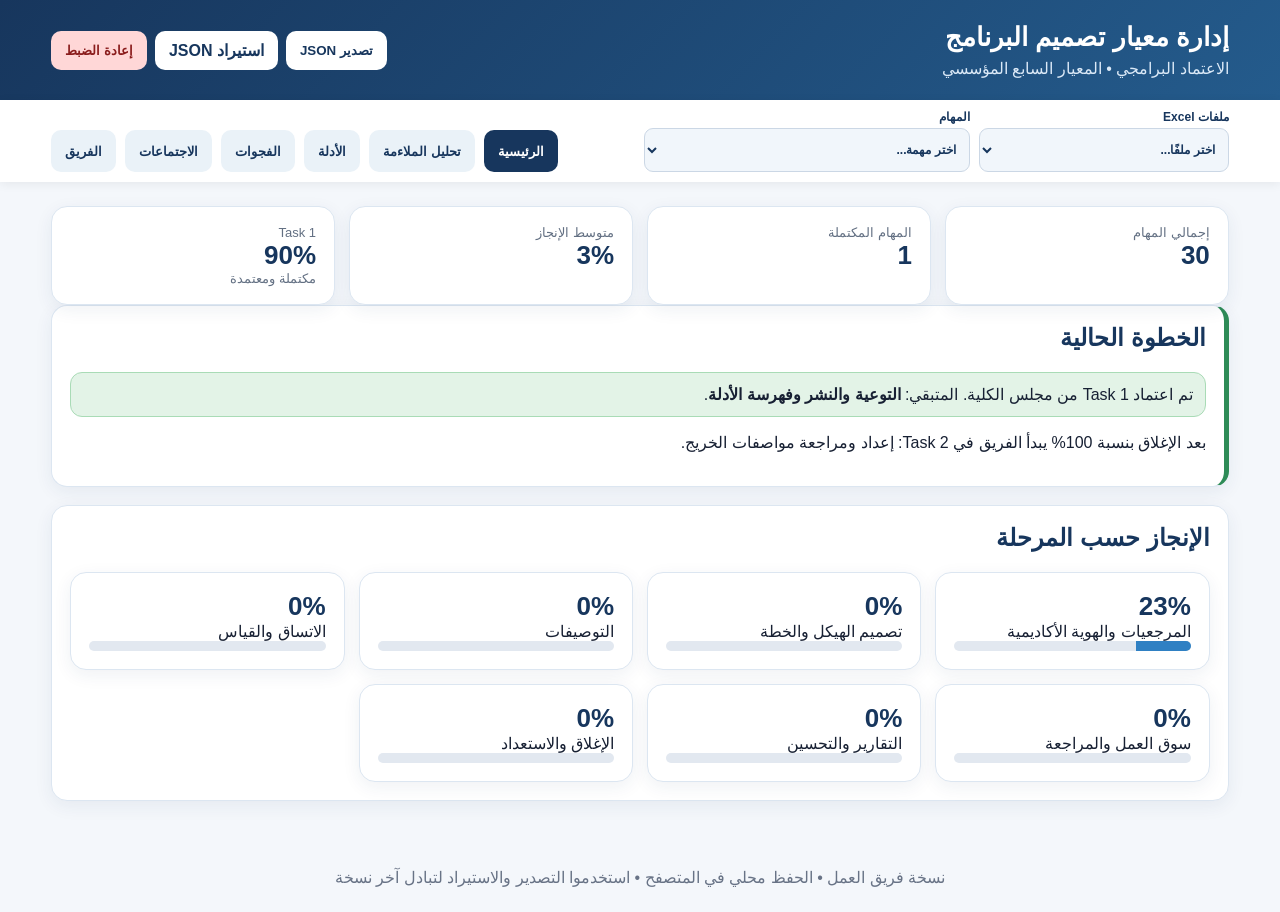
<file: index.html>
<!doctype html><html lang="ar" dir="rtl"><head><meta charset="utf-8"><meta name="viewport" content="width=device-width,initial-scale=1"><title>إدارة معيار تصميم البرنامج</title><link rel="stylesheet" href="styles.css"></head><body>
<header><div><h1>إدارة معيار تصميم البرنامج</h1><p>الاعتماد البرامجي • المعيار السابع المؤسسي</p></div><div class="actions"><button onclick="exportData()">تصدير JSON</button><label class="btn">استيراد JSON<input id="importFile" type="file" accept="application/json" hidden></label><button class="danger" onclick="resetData()">إعادة الضبط</button></div></header>
<nav id="nav"></nav><main id="app"></main><footer>نسخة فريق العمل • الحفظ محلي في المتصفح • استخدموا التصدير والاستيراد لتبادل آخر نسخة</footer>
<script src="app.js"></script></body></html>
</file>
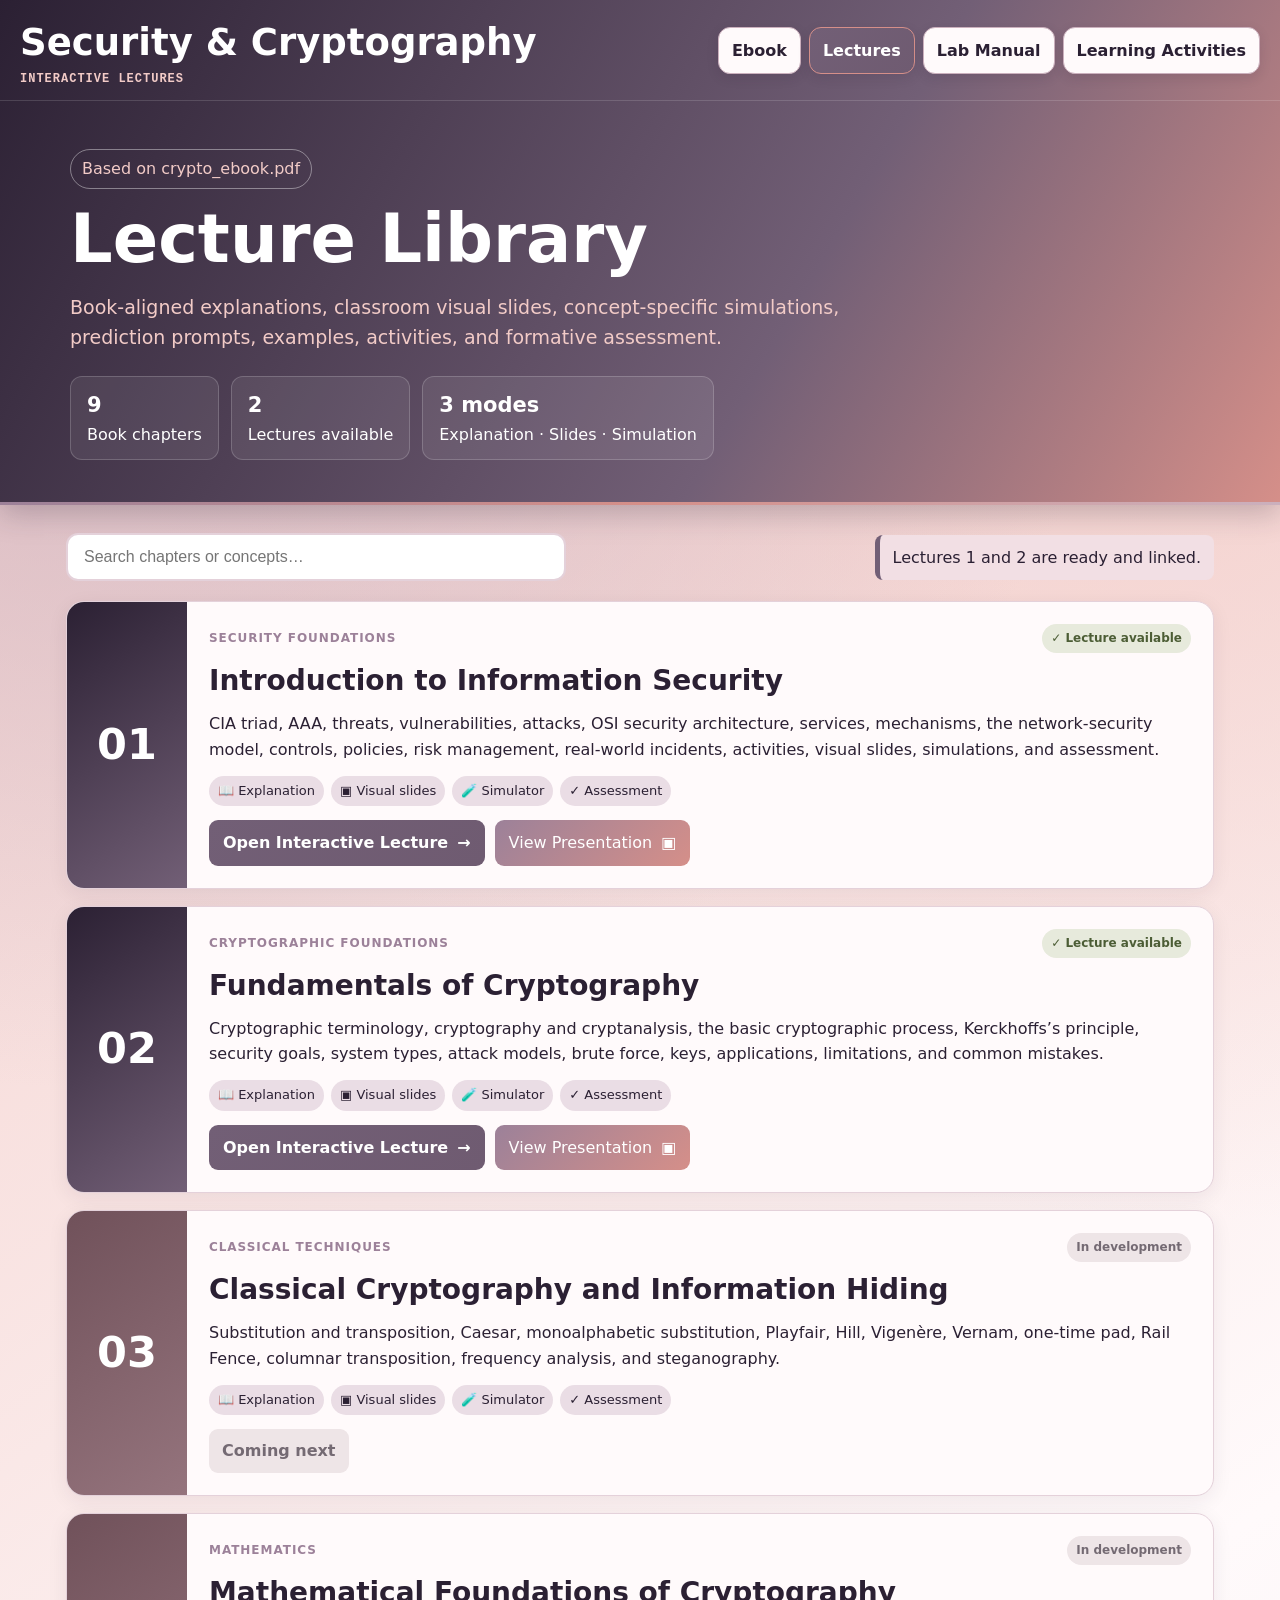
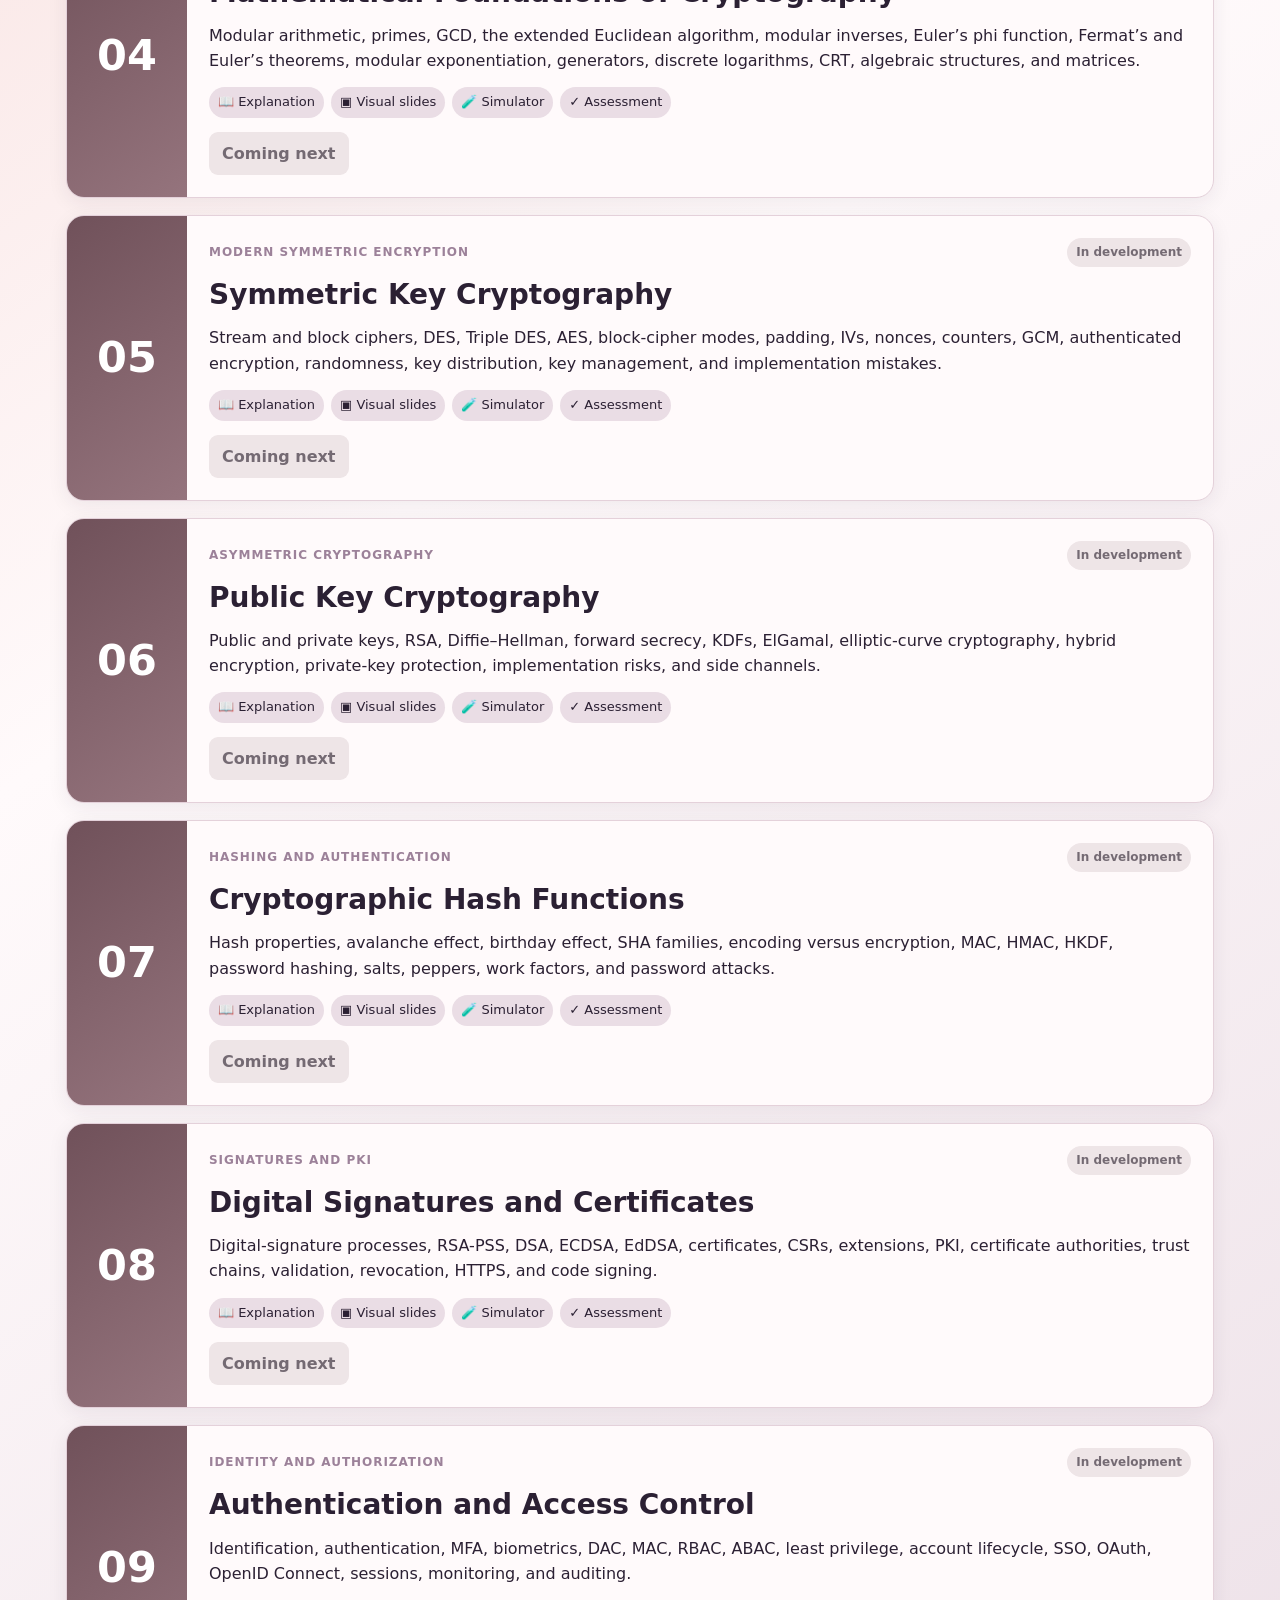
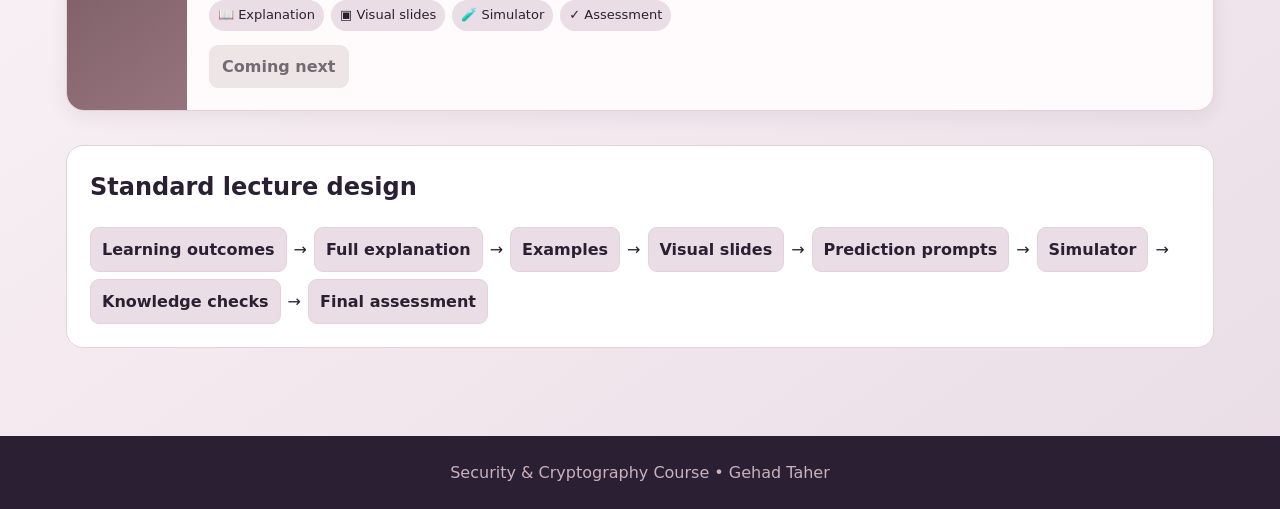
<file: lectures.html>
<!doctype html>
<html lang="en">
<head>
<meta charset="utf-8">
<meta name="viewport" content="width=device-width,initial-scale=1">
<meta name="theme-color" content="#2b2033">
<title>Security & Cryptography Lectures</title>
<style>
:root{--deep:#2b2033;--burg:#725f76;--rose:#9c8199;--plum:#6f5b71;--gold:#d58f89;--blush:#f2cbc7;--paper:#fffafb;--line:#e4d1da;--ink:#2b2033;--muted:#746a73;--green:#63764a}
*{box-sizing:border-box}body{margin:0;background:radial-gradient(circle at 8% 0,#cbb0bd 0,transparent 28%),radial-gradient(circle at 94% 2%,#f2cbc7 0,transparent 30%),linear-gradient(145deg,#f2cbc7,#fffafb 52%,#eadde5);color:var(--ink);font:16px/1.58 Inter,Segoe UI,system-ui,sans-serif}
header{background:linear-gradient(120deg,var(--deep),var(--burg) 62%,#d58f89);border-bottom:3px solid transparent;border-image:linear-gradient(90deg,var(--rose),var(--gold),#cbb0bd) 1;color:#fff;box-shadow:0 8px 28px #2b203340}
.navbar{padding:14px 20px;display:flex;align-items:center;justify-content:space-between;gap:12px;flex-wrap:wrap;border-bottom:1px solid #ffffff24}h1{font-size:clamp(22px,4vw,37px);margin:0}.sub{color:#f2cbc7;font:800 12px ui-monospace,monospace;letter-spacing:1px}.nav{display:flex;gap:8px;flex-wrap:wrap}.nav a{padding:10px 13px;border:1px solid #cbb0bd;border-radius:12px;background:#fffafb;color:var(--deep);font-weight:800;text-decoration:none;box-shadow:0 4px 12px #2b203321}.nav a:hover{border-color:var(--gold);transform:translateY(-1px)}.nav a.active{color:#fff;background:linear-gradient(135deg,var(--burg),var(--plum));border-color:#d58f89}
.hero{max-width:1180px;margin:auto;padding:48px 20px 42px}.hero .tag{display:inline-block;padding:6px 11px;border:1px solid #ffffff66;border-radius:999px;color:#f2cbc7}.hero h2{font-size:clamp(35px,6vw,67px);line-height:1;margin:17px 0 13px}.hero p{font-size:19px;max-width:800px;color:#f2cbc7}.stats{display:flex;gap:12px;flex-wrap:wrap;margin-top:24px}.stat{padding:12px 16px;background:#ffffff13;border:1px solid #ffffff2e;border-radius:12px}.stat b{font-size:21px}
main{max-width:1180px;margin:28px auto;padding:0 16px 60px}.toolbar{display:flex;justify-content:space-between;align-items:center;gap:12px;flex-wrap:wrap;margin-bottom:20px}.search{width:min(500px,100%);padding:13px 16px;background:#fff;border:2px solid var(--line);border-radius:12px;font-size:16px}.search:focus{outline:3px solid #725f7630;border-color:var(--burg)}.notice{padding:10px 13px;background:#f2dfe4;border-left:5px solid var(--burg);border-radius:8px}
.cards{display:grid;gap:17px}.lecture-card{display:grid;grid-template-columns:120px 1fr;background:var(--paper);border:1px solid #e4d1da;border-radius:18px;overflow:hidden;box-shadow:0 5px 20px #2b203312;transition:.25s}.lecture-card:hover{transform:translateY(-3px);box-shadow:0 11px 30px #2b203321}.number{display:grid;place-items:center;background:linear-gradient(145deg,var(--deep),var(--burg));color:#fff;font-size:43px;font-weight:900}.planned .number{background:linear-gradient(145deg,#70515a,#95747d)}.body{padding:22px}.topline{display:flex;justify-content:space-between;gap:9px;align-items:center;flex-wrap:wrap}.category{color:var(--rose);font-weight:900;text-transform:uppercase;letter-spacing:.08em;font-size:12px}.status{padding:5px 9px;border-radius:999px;font-size:12px;font-weight:800}.ready-status{background:#e7eadc;color:#4c5d35}.planned-status{background:#eee5e7;color:#746a73}.body h2{color:var(--deep);margin:6px 0 8px;font-size:clamp(22px,3vw,28px)}.body p{margin:0}.features{display:flex;gap:7px;flex-wrap:wrap;margin:14px 0}.features span{padding:5px 9px;border-radius:999px;background:#eadde5;color:var(--deep);font-size:13px}.open{display:inline-flex;align-items:center;gap:9px;padding:10px 14px;background:linear-gradient(135deg,var(--burg),var(--plum));color:#fff;border-radius:9px;text-decoration:none;font-weight:850}.open:hover{filter:brightness(.92)}.coming{display:inline-block;padding:9px 13px;background:#eee5e7;color:#746a73;border-radius:9px;font-weight:800}
.template{margin-top:34px;background:#fff;border:1px solid var(--line);border-radius:17px;padding:23px}.template h2{color:var(--deep);margin-top:0}.pipeline{display:flex;gap:7px;align-items:center;flex-wrap:wrap}.pipeline span{padding:9px 11px;background:#eadde5;border:1px solid var(--line);border-radius:9px;font-weight:700}.lecture-actions{display:flex;gap:10px;flex-wrap:wrap}.presentation-open{border:0;font:inherit;cursor:pointer;background:linear-gradient(135deg,var(--rose),var(--gold))}
.presentation-modal{position:fixed;inset:0;z-index:1000;padding:18px;background:#2b2033d9;display:none}.presentation-modal.open{display:flex}.presentation-dialog{width:min(1280px,100%);height:min(820px,100%);margin:auto;background:#fff;border-radius:18px;overflow:hidden;box-shadow:0 28px 80px #2b203370;display:flex;flex-direction:column}.presentation-head{padding:11px 14px 11px 18px;min-height:62px;background:linear-gradient(120deg,var(--deep),var(--burg));color:#fff;display:flex;justify-content:space-between;align-items:center;gap:12px;flex-wrap:wrap}.presentation-tools{display:flex;gap:8px;flex-wrap:wrap}.presentation-tools button,.presentation-tools a{padding:8px 11px;border:1px solid #cbb0bd;border-radius:9px;background:#fff;color:var(--deep);font-weight:800;text-decoration:none;cursor:pointer}.presentation-viewer{flex:1;min-height:0;background:#eee}.presentation-viewer iframe{display:block;width:100%;height:100%;border:0;background:#fff}body.presentation-opened{overflow:hidden}@media(max-width:680px){.presentation-modal{padding:5px}.presentation-dialog{height:100%;border-radius:10px}.presentation-head{align-items:flex-start}}
footer{padding:24px;text-align:center;background:var(--deep);color:#cbb0bd}@media(max-width:680px){.lecture-card{grid-template-columns:1fr}.number{padding:12px;font-size:29px}.navbar{align-items:flex-start}.nav a{font-size:12px;padding:8px 9px}}
</style>
</head>
<body>
<header>
  <div class="navbar">
    <div><h1>Security & Cryptography</h1><div class="sub">INTERACTIVE LECTURES</div></div>
    <nav class="nav" aria-label="Course navigation"><a href="index.html">Ebook</a><a class="active" href="lectures.html">Lectures</a><a href="lab-manual.html">Lab Manual</a><a href="studio.html">Learning Activities</a></nav>
  </div>
  <div class="hero"><span class="tag">Based on crypto_ebook.pdf</span><h2>Lecture Library</h2><p>Book-aligned explanations, classroom visual slides, concept-specific simulations, prediction prompts, examples, activities, and formative assessment.</p><div class="stats"><div class="stat"><b>9</b><br>Book chapters</div><div class="stat"><b>2</b><br>Lectures available</div><div class="stat"><b>3 modes</b><br>Explanation · Slides · Simulation</div></div></div>
</header>
<main>
  <div class="toolbar"><input id="search" class="search" type="search" placeholder="Search chapters or concepts…" oninput="filterLectures()"><div class="notice">Lectures 1 and 2 are ready and linked.</div></div>
  <section class="cards" id="cards"><article class="lecture-card ready" data-search="introduction to information security security foundations cia triad, aaa, threats, vulnerabilities, attacks, osi security architecture, services, mechanisms, the network-security model, controls, policies, risk management, real-world incidents, activities, visual slides, simulations, and assessment.">
      <div class="number">01</div>
      <div class="body">
        <div class="topline"><span class="category">Security foundations</span><div class="status ready-status">✓ Lecture available</div></div>
        <h2>Introduction to Information Security</h2>
        <p>CIA triad, AAA, threats, vulnerabilities, attacks, OSI security architecture, services, mechanisms, the network-security model, controls, policies, risk management, real-world incidents, activities, visual slides, simulations, and assessment.</p>
        <div class="features"><span>📖 Explanation</span><span>▣ Visual slides</span><span>🧪 Simulator</span><span>✓ Assessment</span></div>
        <div class="lecture-actions"><a class="open" href="Lecture_01_Information_Security.html">Open Interactive Lecture <span>→</span></a><button class="open presentation-open" type="button" onclick="openPresentation(0)">View Presentation <span>▣</span></button></div>
      </div>
    </article><article class="lecture-card ready" data-search="fundamentals of cryptography cryptographic foundations cryptographic terminology, cryptography and cryptanalysis, the basic cryptographic process, kerckhoffs’s principle, security goals, system types, attack models, brute force, keys, applications, limitations, and common mistakes.">
      <div class="number">02</div>
      <div class="body">
        <div class="topline"><span class="category">Cryptographic foundations</span><div class="status ready-status">✓ Lecture available</div></div>
        <h2>Fundamentals of Cryptography</h2>
        <p>Cryptographic terminology, cryptography and cryptanalysis, the basic cryptographic process, Kerckhoffs’s principle, security goals, system types, attack models, brute force, keys, applications, limitations, and common mistakes.</p>
        <div class="features"><span>📖 Explanation</span><span>▣ Visual slides</span><span>🧪 Simulator</span><span>✓ Assessment</span></div>
        <div class="lecture-actions"><a class="open" href="https://docs.google.com/presentation/d/e/2PACX-1vRJbXTCJ2pzlRH2WK4Wsc0wkWnvl0Ta09m_Wysu4UYIdRguZgpfkiUxDVV2SkykHyLa56Bk-_lrXg5T/pub?start=false&amp;loop=false&amp;delayms=3000" target="_blank" rel="noopener noreferrer">Open Interactive Lecture <span>→</span></a><button class="open presentation-open" type="button" onclick="openPresentation(1)">View Presentation <span>▣</span></button></div>
      </div>
    </article><article class="lecture-card planned" data-search="classical cryptography and information hiding classical techniques substitution and transposition, caesar, monoalphabetic substitution, playfair, hill, vigenère, vernam, one-time pad, rail fence, columnar transposition, frequency analysis, and steganography.">
      <div class="number">03</div>
      <div class="body">
        <div class="topline"><span class="category">Classical techniques</span><div class="status planned-status">In development</div></div>
        <h2>Classical Cryptography and Information Hiding</h2>
        <p>Substitution and transposition, Caesar, monoalphabetic substitution, Playfair, Hill, Vigenère, Vernam, one-time pad, Rail Fence, columnar transposition, frequency analysis, and steganography.</p>
        <div class="features"><span>📖 Explanation</span><span>▣ Visual slides</span><span>🧪 Simulator</span><span>✓ Assessment</span></div>
        <span class="coming">Coming next</span>
      </div>
    </article><article class="lecture-card planned" data-search="mathematical foundations of cryptography mathematics modular arithmetic, primes, gcd, the extended euclidean algorithm, modular inverses, euler’s phi function, fermat’s and euler’s theorems, modular exponentiation, generators, discrete logarithms, crt, algebraic structures, and matrices.">
      <div class="number">04</div>
      <div class="body">
        <div class="topline"><span class="category">Mathematics</span><div class="status planned-status">In development</div></div>
        <h2>Mathematical Foundations of Cryptography</h2>
        <p>Modular arithmetic, primes, GCD, the extended Euclidean algorithm, modular inverses, Euler’s phi function, Fermat’s and Euler’s theorems, modular exponentiation, generators, discrete logarithms, CRT, algebraic structures, and matrices.</p>
        <div class="features"><span>📖 Explanation</span><span>▣ Visual slides</span><span>🧪 Simulator</span><span>✓ Assessment</span></div>
        <span class="coming">Coming next</span>
      </div>
    </article><article class="lecture-card planned" data-search="symmetric key cryptography modern symmetric encryption stream and block ciphers, des, triple des, aes, block-cipher modes, padding, ivs, nonces, counters, gcm, authenticated encryption, randomness, key distribution, key management, and implementation mistakes.">
      <div class="number">05</div>
      <div class="body">
        <div class="topline"><span class="category">Modern symmetric encryption</span><div class="status planned-status">In development</div></div>
        <h2>Symmetric Key Cryptography</h2>
        <p>Stream and block ciphers, DES, Triple DES, AES, block-cipher modes, padding, IVs, nonces, counters, GCM, authenticated encryption, randomness, key distribution, key management, and implementation mistakes.</p>
        <div class="features"><span>📖 Explanation</span><span>▣ Visual slides</span><span>🧪 Simulator</span><span>✓ Assessment</span></div>
        <span class="coming">Coming next</span>
      </div>
    </article><article class="lecture-card planned" data-search="public key cryptography asymmetric cryptography public and private keys, rsa, diffie–hellman, forward secrecy, kdfs, elgamal, elliptic-curve cryptography, hybrid encryption, private-key protection, implementation risks, and side channels.">
      <div class="number">06</div>
      <div class="body">
        <div class="topline"><span class="category">Asymmetric cryptography</span><div class="status planned-status">In development</div></div>
        <h2>Public Key Cryptography</h2>
        <p>Public and private keys, RSA, Diffie–Hellman, forward secrecy, KDFs, ElGamal, elliptic-curve cryptography, hybrid encryption, private-key protection, implementation risks, and side channels.</p>
        <div class="features"><span>📖 Explanation</span><span>▣ Visual slides</span><span>🧪 Simulator</span><span>✓ Assessment</span></div>
        <span class="coming">Coming next</span>
      </div>
    </article><article class="lecture-card planned" data-search="cryptographic hash functions hashing and authentication hash properties, avalanche effect, birthday effect, sha families, encoding versus encryption, mac, hmac, hkdf, password hashing, salts, peppers, work factors, and password attacks.">
      <div class="number">07</div>
      <div class="body">
        <div class="topline"><span class="category">Hashing and authentication</span><div class="status planned-status">In development</div></div>
        <h2>Cryptographic Hash Functions</h2>
        <p>Hash properties, avalanche effect, birthday effect, SHA families, encoding versus encryption, MAC, HMAC, HKDF, password hashing, salts, peppers, work factors, and password attacks.</p>
        <div class="features"><span>📖 Explanation</span><span>▣ Visual slides</span><span>🧪 Simulator</span><span>✓ Assessment</span></div>
        <span class="coming">Coming next</span>
      </div>
    </article><article class="lecture-card planned" data-search="digital signatures and certificates signatures and pki digital-signature processes, rsa-pss, dsa, ecdsa, eddsa, certificates, csrs, extensions, pki, certificate authorities, trust chains, validation, revocation, https, and code signing.">
      <div class="number">08</div>
      <div class="body">
        <div class="topline"><span class="category">Signatures and PKI</span><div class="status planned-status">In development</div></div>
        <h2>Digital Signatures and Certificates</h2>
        <p>Digital-signature processes, RSA-PSS, DSA, ECDSA, EdDSA, certificates, CSRs, extensions, PKI, certificate authorities, trust chains, validation, revocation, HTTPS, and code signing.</p>
        <div class="features"><span>📖 Explanation</span><span>▣ Visual slides</span><span>🧪 Simulator</span><span>✓ Assessment</span></div>
        <span class="coming">Coming next</span>
      </div>
    </article><article class="lecture-card planned" data-search="authentication and access control identity and authorization identification, authentication, mfa, biometrics, dac, mac, rbac, abac, least privilege, account lifecycle, sso, oauth, openid connect, sessions, monitoring, and auditing.">
      <div class="number">09</div>
      <div class="body">
        <div class="topline"><span class="category">Identity and authorization</span><div class="status planned-status">In development</div></div>
        <h2>Authentication and Access Control</h2>
        <p>Identification, authentication, MFA, biometrics, DAC, MAC, RBAC, ABAC, least privilege, account lifecycle, SSO, OAuth, OpenID Connect, sessions, monitoring, and auditing.</p>
        <div class="features"><span>📖 Explanation</span><span>▣ Visual slides</span><span>🧪 Simulator</span><span>✓ Assessment</span></div>
        <span class="coming">Coming next</span>
      </div>
    </article></section>
  <section class="template"><h2>Standard lecture design</h2><div class="pipeline"><span>Learning outcomes</span>→<span>Full explanation</span>→<span>Examples</span>→<span>Visual slides</span>→<span>Prediction prompts</span>→<span>Simulator</span>→<span>Knowledge checks</span>→<span>Final assessment</span></div></section>
</main>
<div class="presentation-modal" id="presentationModal" role="dialog" aria-modal="true" aria-labelledby="presentationTitle">
  <div class="presentation-dialog">
    <div class="presentation-head"><strong id="presentationTitle">Lecture 1 Presentation</strong><div class="presentation-tools"><a id="presentationFull" target="_blank" rel="noopener">Open full screen</a><button type="button" onclick="closePresentation()">Close ✕</button></div></div>
    <div class="presentation-viewer" id="presentationViewer"></div>
  </div>
</div>
<footer>Security & Cryptography Course • Gehad Taher</footer>
<script>
const PRESENTATIONS=[
  {
    title:'Lecture 1 Presentation',
    embed:'https://docs.google.com/presentation/d/e/2PACX-1vTYlf3K_ibckD3Pd38UL2W1EUdkTUDAQnwOaDBePbcbseDyKbyp57G-SgrdVKTwWg/pubembed?start=false&loop=false&delayms=3000',
    full:'https://docs.google.com/presentation/d/e/2PACX-1vTYlf3K_ibckD3Pd38UL2W1EUdkTUDAQnwOaDBePbcbseDyKbyp57G-SgrdVKTwWg/pub?start=false&loop=false&delayms=3000'
  },
  {
    title:'Lecture 2 Presentation',
    embed:'https://docs.google.com/presentation/d/e/2PACX-1vRJbXTCJ2pzlRH2WK4Wsc0wkWnvl0Ta09m_Wysu4UYIdRguZgpfkiUxDVV2SkykHyLa56Bk-_lrXg5T/pubembed?start=false&loop=false&delayms=3000',
    full:'https://docs.google.com/presentation/d/e/2PACX-1vRJbXTCJ2pzlRH2WK4Wsc0wkWnvl0Ta09m_Wysu4UYIdRguZgpfkiUxDVV2SkykHyLa56Bk-_lrXg5T/pub?start=false&loop=false&delayms=3000'
  }
];
function filterLectures(){const q=search.value.toLowerCase().trim();document.querySelectorAll('.lecture-card').forEach(card=>card.style.display=card.dataset.search.includes(q)?'grid':'none')}
function openPresentation(index){const presentation=PRESENTATIONS[index];if(!presentation)return;const modal=document.getElementById('presentationModal'),viewer=document.getElementById('presentationViewer');document.getElementById('presentationTitle').textContent=presentation.title;document.getElementById('presentationFull').href=presentation.full;viewer.innerHTML=`<iframe src="${presentation.embed}" title="${presentation.title}" allowfullscreen loading="eager"></iframe>`;modal.classList.add('open');document.body.classList.add('presentation-opened')}
function closePresentation(){document.getElementById('presentationModal').classList.remove('open');document.getElementById('presentationViewer').innerHTML='';document.body.classList.remove('presentation-opened')}
document.getElementById('presentationModal').addEventListener('click',e=>{if(e.target.id==='presentationModal')closePresentation()});document.addEventListener('keydown',e=>{if(e.key==='Escape')closePresentation()});
</script>
</body>
</html>
</file>
<file: styles.css>
*{box-sizing:border-box}body{margin:0;font-family:Tahoma,Arial,sans-serif;background:#f4f7fb;color:#172033}header{background:linear-gradient(135deg,#17365d,#245b8c);color:#fff;padding:22px 4%;display:flex;justify-content:space-between;gap:20px;align-items:center}header h1{margin:0 0 6px;font-size:26px}header p{margin:0;color:#dbe9f7}.actions{display:flex;gap:8px;flex-wrap:wrap}button,.btn{border:0;border-radius:10px;padding:10px 14px;background:#fff;color:#17365d;font-weight:700;cursor:pointer}.danger{background:#ffd7d7;color:#8a1c1c}nav{display:flex;gap:8px;overflow:auto;padding:12px 4%;background:#fff;position:sticky;top:0;z-index:5;box-shadow:0 2px 10px #0001}nav button{white-space:nowrap;background:#eaf2f8}nav button.active{background:#17365d;color:#fff}main{padding:24px 4%;max-width:1500px;margin:auto}.grid{display:grid;grid-template-columns:repeat(auto-fit,minmax(220px,1fr));gap:14px}.card,.panel{background:#fff;border-radius:16px;padding:18px;box-shadow:0 5px 18px #17365d12;border:1px solid #dce6f1}.card b{font-size:26px;color:#17365d}.panel{margin-bottom:18px}.panel h2{margin-top:0;color:#17365d}.filters{display:flex;gap:9px;flex-wrap:wrap;margin-bottom:12px}input,select,textarea{width:100%;border:1px solid #cbd7e5;border-radius:9px;padding:9px;font:inherit;background:#fff}.filters input,.filters select{width:auto;min-width:180px}table{width:100%;border-collapse:collapse;background:#fff}th{background:#17365d;color:#fff;padding:10px;position:sticky;top:61px}td{padding:9px;border-bottom:1px solid #e1e8f0;vertical-align:top}tr:hover td{background:#f7fbff}.table-wrap{overflow:auto;max-height:68vh;border-radius:12px;border:1px solid #dce6f1}.progress{height:10px;background:#e2e8f0;border-radius:10px;overflow:hidden;min-width:90px}.progress i{display:block;height:100%;background:#2f80c3}.tag{display:inline-block;padding:5px 9px;border-radius:20px;font-size:12px;font-weight:700}.done{background:#dff3df;color:#226622}.todo{background:#eee;color:#555}.review{background:#fff0b8;color:#785900}.late{background:#ffd8d8;color:#8c1e1e}.task1{border-right:5px solid #2e8b57}.task-grid{display:grid;grid-template-columns:repeat(auto-fit,minmax(260px,1fr));gap:12px}.check{display:flex;gap:8px;align-items:flex-start;padding:8px;border-bottom:1px solid #eee}.fit-score{font-size:36px;font-weight:800;color:#17365d}.small{font-size:13px;color:#637083}.notice{background:#fff7d6;border:1px solid #ecd77d;padding:12px;border-radius:12px}.success{background:#e3f3e7;border:1px solid #a9dbb6;padding:12px;border-radius:12px}.row-actions{display:flex;gap:5px}.row-actions button{padding:6px 8px;background:#eaf2f8}footer{text-align:center;color:#687386;padding:25px}@media(max-width:700px){header{align-items:flex-start;flex-direction:column}th{top:59px}main{padding:16px 3%}}@media print{header .actions,nav,.row-actions{display:none}main{max-width:none}.table-wrap{max-height:none;overflow:visible}.panel{box-shadow:none;break-inside:avoid}}
.excel-actions{display:flex;gap:9px;flex-wrap:wrap;margin:14px 0}.linkbtn{display:inline-block;text-decoration:none;border-radius:10px;padding:11px 15px;background:#17365d;color:white;font-weight:700}.linkbtn.secondary{background:#eaf2f8;color:#17365d}.excel-frame{width:100%;height:72vh;min-height:520px;border:1px solid #cbd7e5;border-radius:14px;overflow:hidden;background:white;margin:12px 0}.excel-frame iframe{width:100%;height:100%;display:block}@media(max-width:700px){.excel-frame{height:68vh;min-height:460px}.excel-actions>*{width:100%;text-align:center}}
.panel.inner{margin-top:16px;background:#f8fbff;box-shadow:none}.panel.inner h3{margin-top:0;color:#17365d}.panel.inner li{margin:7px 0}

/* 2026-10 responsive/layout corrections */
html{scroll-behavior:smooth}body{overflow-x:hidden}
nav{position:sticky;top:0;z-index:30;flex-wrap:wrap;justify-content:flex-start;align-items:center;overflow:visible;padding:10px 4%}
nav button{flex:0 0 auto;min-height:42px}
main{position:relative;z-index:1;padding-top:24px}
input[type="checkbox"],input[type="radio"]{width:auto!important;min-width:18px;height:18px;flex:0 0 18px;margin:2px 0 0 10px;accent-color:#17365d}
.check{display:grid!important;grid-template-columns:24px minmax(0,1fr);gap:10px;align-items:start;justify-content:start;text-align:right}
.check input{grid-column:1}.check span{grid-column:2;line-height:1.7;word-break:normal}
.table-wrap{position:relative;isolation:isolate;padding-top:0}
th{position:sticky;top:0!important;z-index:4}
thead{position:relative;z-index:5}tbody{position:relative;z-index:1}
td,th{line-height:1.45}
.panel>h2{scroll-margin-top:90px}
.excel-frame:fullscreen,.excel-frame:-webkit-full-screen{width:100vw!important;height:100vh!important;max-width:none!important;min-height:100vh!important;border:0!important;border-radius:0!important;background:#fff}
.excel-frame:fullscreen iframe,.excel-frame:-webkit-full-screen iframe{width:100%!important;height:100%!important}
.fullscreen-active{position:fixed!important;inset:0!important;width:100vw!important;height:100vh!important;z-index:9999!important;border:0!important;border-radius:0!important;background:#fff!important}
.fullscreen-active iframe{width:100%!important;height:100%!important}
.fs-close{display:none;position:fixed;top:14px;right:14px;z-index:10000;background:#17365d;color:#fff;box-shadow:0 2px 12px #0005}
.fullscreen-active+.fs-close{display:block}
@media(max-width:900px){nav{flex-wrap:nowrap;overflow-x:auto;justify-content:flex-start;scrollbar-width:thin}nav button{min-width:max-content}.table-wrap{max-height:72vh}.task-grid{grid-template-columns:1fr 1fr}}
@media(max-width:700px){header{padding:16px 4%}header h1{font-size:21px}nav{top:0;padding:8px 3%}main{padding-top:14px}.task-grid{grid-template-columns:1fr}.check{grid-template-columns:22px minmax(0,1fr)}.filters input,.filters select{width:100%;min-width:0}.excel-frame{height:75vh;min-height:520px}table{min-width:850px}}

/* Grouped dropdown navigation */
nav{display:flex;justify-content:space-between;gap:14px;align-items:flex-end}
.nav-groups,.nav-links{display:flex;gap:9px;align-items:flex-end;flex-wrap:wrap}
.nav-select-wrap{display:flex;flex-direction:column;gap:4px;min-width:250px;color:#17365d;font-weight:700;font-size:12px}
.nav-select-wrap select{min-width:250px;height:44px;border:1px solid #cbd7e5;background:#f1f6fb;color:#17365d;font-weight:700;cursor:pointer}
.nav-select-wrap select:focus{outline:3px solid #9fc5e8;outline-offset:1px}
.task-detail-head{display:flex;justify-content:space-between;align-items:flex-start;gap:15px;margin-bottom:18px}.task-detail-head h2{margin:4px 0 0}.task-detail .card strong{display:block;margin-top:8px;color:#172033;line-height:1.55}
@media(max-width:1100px){nav{align-items:stretch;flex-direction:column}.nav-groups,.nav-links{width:100%}.nav-links{overflow-x:auto;flex-wrap:nowrap;padding-bottom:3px}.nav-links button{min-width:max-content}}
@media(max-width:700px){.nav-groups{display:grid;grid-template-columns:1fr}.nav-select-wrap,.nav-select-wrap select{width:100%;min-width:0}.task-detail-head{flex-direction:column}}

/* Task phase groups in dropdown */
#taskNav optgroup{font-weight:800;color:#17365d;background:#eaf2f8}
#taskNav option{font-weight:500;color:#172033;background:#fff;padding:6px}

/* Task status editor */
.modal-backdrop{position:fixed;inset:0;background:rgba(10,30,55,.6);z-index:20000;display:grid;place-items:center;padding:20px}
.modal-card{width:min(560px,100%);max-height:90vh;overflow:auto;background:#fff;border-radius:18px;padding:22px;box-shadow:0 24px 70px rgba(0,0,0,.3);direction:rtl}
.modal-head{display:flex;justify-content:space-between;align-items:flex-start;gap:15px;margin-bottom:18px}.modal-head h2{margin:3px 0}.icon-btn{width:42px;height:42px;padding:0;font-size:28px;line-height:1;background:#edf3f8;color:#17365d}.field-label{display:flex;flex-direction:column;gap:7px;margin:15px 0;font-weight:800;color:#17365d}.field-label select,.field-label input,.field-label textarea{width:100%;font-weight:500;color:#172033;background:#fff}.field-help{font-size:12px;color:#69788c;font-weight:500}.modal-actions{display:flex;gap:10px;flex-wrap:wrap;margin-top:20px}.secondary-btn{background:#eaf2f8;color:#17365d}
@media(max-width:600px){.modal-backdrop{padding:10px}.modal-card{padding:17px}.modal-actions button{width:100%}}

/* Universal task checklists */
.checklist-title{display:flex;justify-content:space-between;align-items:center;gap:20px;margin-bottom:18px}.checklist-title h2{margin:0}.checklist-score{width:min(240px,38%);text-align:center}.checklist-score b{display:block;font-size:24px;color:#17365d;margin-bottom:7px}.check-group{margin:18px 0;padding:16px;border:1px solid #dce6f0;border-radius:14px;background:#fbfdff}.check-group h3{margin:0 0 10px;color:#17365d}.task-check{padding:12px 8px;border-bottom:1px solid #e7edf4}.task-check:last-child{border-bottom:0}.task-check.done span{text-decoration:line-through;color:#657384}.task-check.done{background:#f0f9f1;border-radius:9px}
@media(max-width:700px){.checklist-title{align-items:stretch;flex-direction:column}.checklist-score{width:100%}}
</file>
